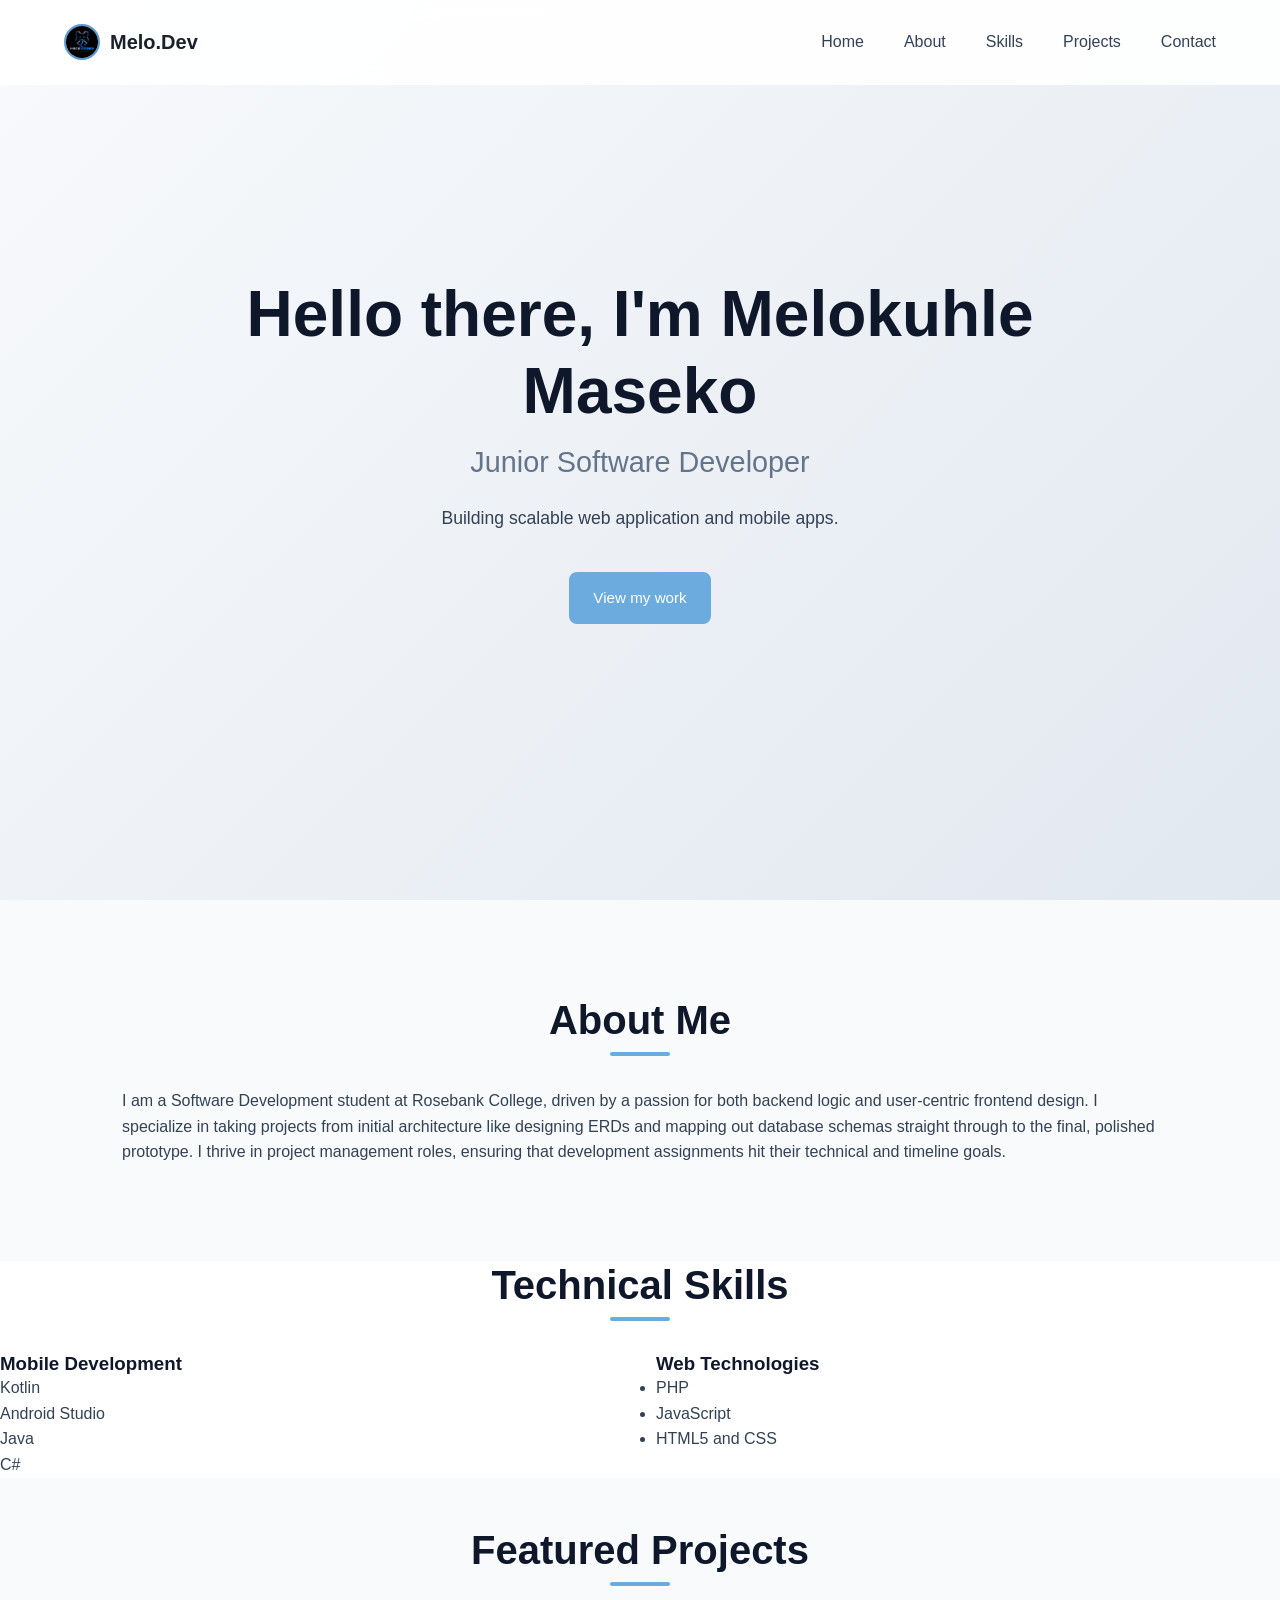
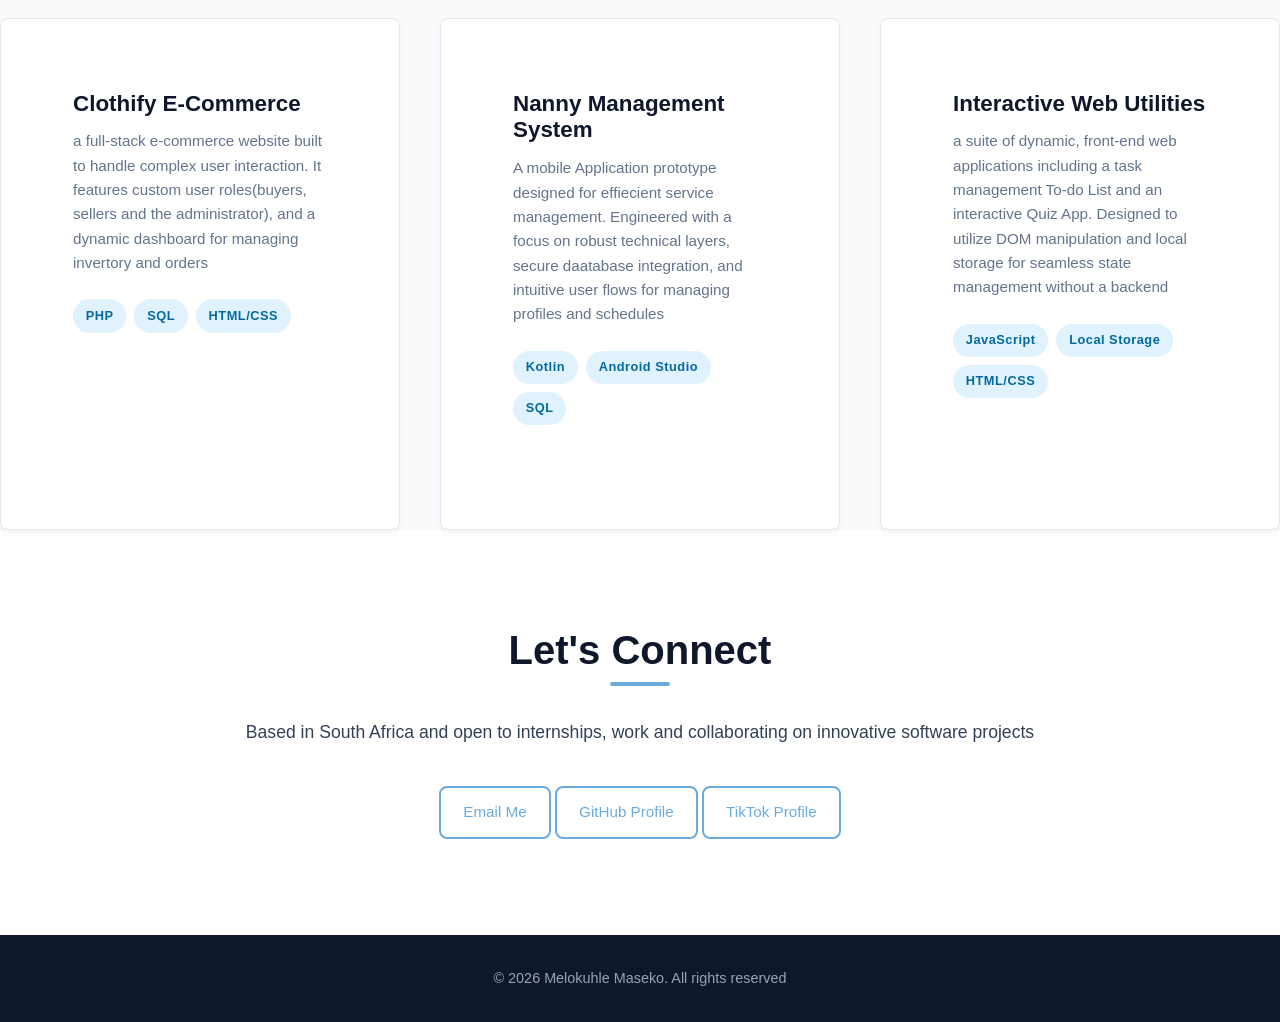
<file: index.html>
<!DOCTYPE html>
<html lang="en">

<head>
    <meta charset="UTF-8">
    <meta name="viewport" content="width=device-width, initial-scale=1.0">
    <title>Melokuhle Maseko | My Portfolio</title>
    <link rel="stylesheet" href="style.css">
</head>

<body>

    <nav class="navbar">
        <div class="logo">
            <img src="images/miceLogo.png" alt="Melo.Dev Logo" class="logo-img">
            <span class="logo-text">Melo.Dev</span>
        </div>
        <!-- check box fot the mobile toggle -->
        <input type="checkbox" id="nav-toggle" class="nav-toggle-checkbox">
        <label for="nav-toggle" class="nav-toggle-icon">
            <span></span>
        </label>
        <ul class="nav-links">
            <li><a href="index.html">Home</a></li>
            <li><a href="about.html">About</a></li>
            <li><a href="skills.html">Skills</a></li>
            <li><a href="project.html">Projects</a></li>
            <li><a href="contact.html">Contact</a></li>
        </ul>
    </nav>

    <!-- Hero section -->
    <header class="hero" id="home">
        <div class="hero-content">
            <h1>Hello there, I'm Melokuhle Maseko</h1>
            <h2>Junior Software Developer</h2>
            <p>Building scalable web application and mobile apps.</p>
            <a href="#projects" class="btn primary-btn">View my work</a>
        </div>
    </header>

    <!-- about section -->
    <section class="about-section" id="about">
        <div class="section-container">
            <h2>About Me</h2>
            <p>I am a Software Development student at Rosebank College, driven by a passion for both backend logic and
                user-centric frontend design. I specialize in taking projects from initial architecture like designing
                ERDs and mapping out database schemas straight through to the final, polished prototype. I thrive in
                project management roles, ensuring that development assignments hit their technical and timeline goals.
            </p>
        </div>
    </section>

    <!-- skills section -->

    <section class="skills-section" id="skills">
        <div class="skills-container">
            <h2>Technical Skills</h2>
            <div class="skills-grid">
                <div class="skills-category">
                    <h3>Mobile Development</h3>
                    <ul>
                        <li>Kotlin</li>
                        <li>Android Studio</li>
                        <li>Java</li>
                        <li>C#</li>
                    </ul>
                </div>
                <div class="skills-category">
                    <h3>Web Technologies</h3>
                    <ul>
                        <li>PHP</li>
                        <li>JavaScript</li>
                        <li>HTML5 and CSS</li>
                    </ul>
                </div>
            </div>
        </div>
    </section>

    <!-- Projects Section -->
    <section class="projects-section" id="projects">
        <div class="projects-container">
            <h2>Featured Projects</h2>

            <div class="project-grid">
                <!-- Project 1 -->
                <article class="project-card">
                    <div class="project-info">
                        <h3>Clothify E-Commerce</h3>
                        <p>a full-stack e-commerce website built to handle complex user interaction. It features custom
                            user roles(buyers, sellers and the administrator), and a dynamic dashboard for managing
                            invertory and orders</p>

                        <div class="tech-stack">
                            <span>PHP</span>
                            <span>SQL</span>
                            <span>HTML/CSS</span>
                        </div>
                    </div>
                </article>

                <!-- Project 2 -->
                <article class="project-card">
                    <div class="project-info">
                        <h3>Nanny Management System</h3>
                        <p>A mobile Application prototype designed for effiecient service management. Engineered with a
                            focus on robust technical layers, secure daatabase integration, and intuitive user flows for
                            managing profiles and schedules</p>
                        <div class="tech-stack">
                            <span>Kotlin</span>
                            <span>Android Studio</span>
                            <span>SQL</span>
                        </div>
                    </div>
                </article>

                <!-- Project 3 -->
                <article class="project-card">
                    <div class="project-info">
                        <h3>Interactive Web Utilities</h3>
                        <p>a suite of dynamic, front-end web applications including a task management To-do List and an
                            interactive Quiz App. Designed to utilize DOM manipulation and local storage for seamless
                            state management without a backend</p>

                        <div class="tech-stack">
                            <span>JavaScript</span>
                            <span>Local Storage</span>
                            <span>HTML/CSS</span>
                        </div>
                    </div>
                </article>
            </div>
        </div>
    </section>

    <!-- Contact section -->
    <section class="contact-section" id="contact">
        <div class="section-container">
            <h2>Let's Connect</h2>
            <p>Based in South Africa and open to internships, work and collaborating on innovative software projects</p>
            <div class="contact-links">
                <a href="mailto:melokuhle@gmail.com" class="btn outline-btn">Email Me</a>
                <a href="https://github.com/MiceCodes" class="btn outline-btn">GitHub Profile</a>
                <a href="https://tiktok.com/@micecode" class="btn outline-btn">TikTok Profile</a>
            </div>
        </div>
    </section>

    <footer>
        <p>&copy; 2026 Melokuhle Maseko. All rights reserved</p>
    </footer>

    <script src="script.js"></script>
</body>

</html>
</file>
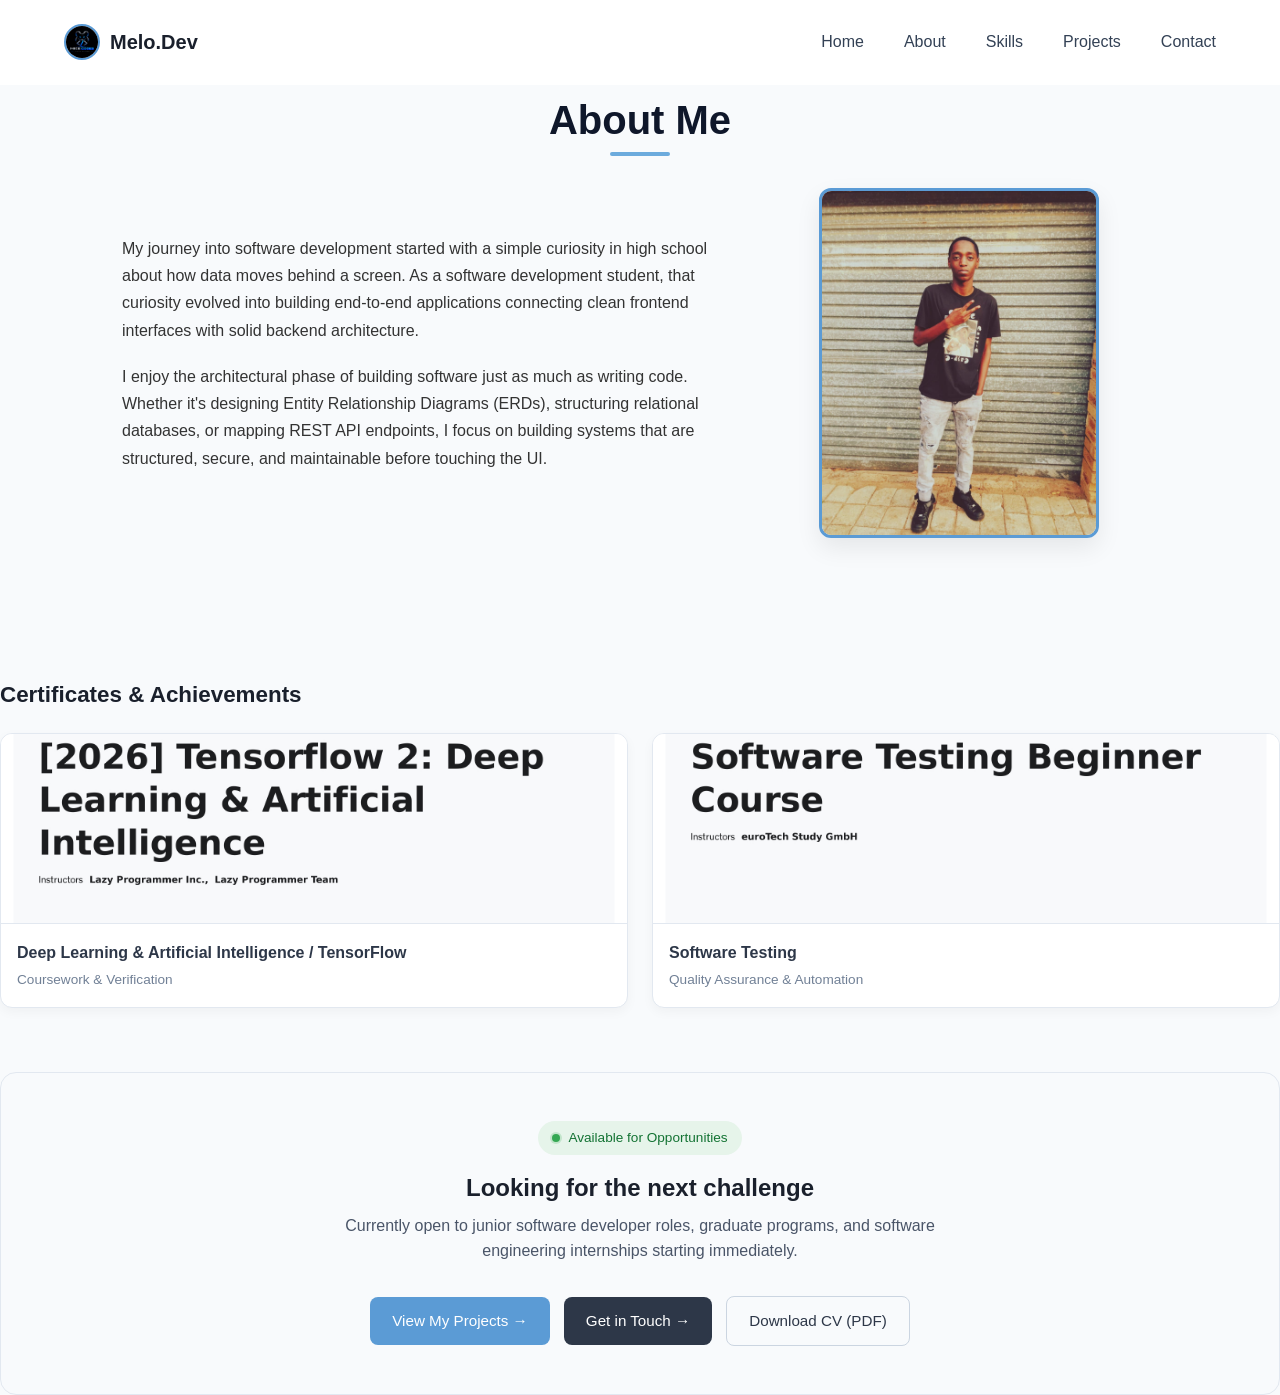
<file: about.html>
<!DOCTYPE html>
<html lang="en">

<head>
    <meta charset="UTF-8">
    <meta name="viewport" content="width=device-width, initial-scale=1.0">
    <title>Melokuhle Maseko | About Me</title>
    <link rel="stylesheet" href="style.css">
</head>

<body>
    <!-- navigation bar -->
    <nav class="navbar">
        <div class="logo">
            <img src="images/miceLogo.png" alt="Melo.Dev Logo" class="logo-img">
            <span class="logo-text">Melo.Dev</span>
        </div>
        <!-- check box fot the mobile toggle -->
        <input type="checkbox" id="nav-toggle" class="nav-toggle-checkbox">
        <label for="nav-toggle" class="nav-toggle-icon">
            <span></span>
        </label>
        <ul class="nav-links">
            <li><a href="index.html">Home</a></li>
            <li><a href="about.html">About</a></li>
            <li><a href="skills.html">Skills</a></li>
            <li><a href="project.html">Projects</a></li>
            <li><a href="contact.html">Contact</a></li>
        </ul>
    </nav>

    <!-- about section -->
    <section class="about-section" id="myjourney">
        <div class="section-container">
            <h2>About Me</h2>

            <!-- Side-by-side flex wrapper -->
            <div class="about-content">
                <div class="about-text">
                    <p>My journey into software development started with a simple curiosity in high school about how
                        data moves behind a screen. As a software development student, that curiosity evolved into
                        building end-to-end applications connecting clean frontend interfaces with solid backend
                        architecture.</p>

                    <p>I enjoy the architectural phase of building software just as much as writing code. Whether it's
                        designing Entity Relationship Diagrams (ERDs), structuring relational databases, or mapping REST
                        API endpoints, I focus on building systems that are structured, secure, and maintainable before
                        touching the UI.</p>
                </div>

                <div class="about-image-wrapper">
                    <img src="images/melo.jpeg" alt="Photo of Melokuhle Maseko" class="about-img">
                </div>
            </div>
        </div>
    </section>

    <!-- certificates -->
    <section class="certifications-section">
        <h3>Certificates & Achievements</h3>
        <div class="certificates-grid">
            <div class="certificate-card">
                <div class="cert-img-wrapper">
                    <img src="images/tensorflow.jpg" alt="Deep Learning & AI with TensorFlow Certificate">
                </div>
                <div class="cert-details">
                    <h4>Deep Learning & Artificial Intelligence / TensorFlow</h4>
                    <p>Coursework & Verification</p>
                </div>
            </div>
    
            <div class="certificate-card">
                <div class="cert-img-wrapper">
                    <img src="images/softwareTesting.jpg" alt="Software Testing & Quality Assurance Certificate">
                </div>
                <div class="cert-details">
                    <h4>Software Testing</h4>
                    <p>Quality Assurance & Automation</p>
                </div>
            </div>
        </div>
    </section>

    <!-- Current Status & CTA Section -->
    <div class="about-cta">
        <div class="status-indicator">
            <span class="status-dot"></span>
            <span class="status-text">Available for Opportunities</span>
        </div>
    
        <h3>Looking for the next challenge</h3>
        <p>Currently open to junior software developer roles, graduate programs, and software engineering internships
            starting immediately.</p>
    
        <div class="cta-buttons">
            <a href="project.html" class="btn btn-primary">View My Projects &rarr;</a>
            <a href="contact.html" class="btn btn-secondary">Get in Touch &rarr;</a>
            <a href="MelokuhleCV.pdf" download class="btn btn-outline">Download CV (PDF)</a>
        </div>
    </div>
</body>

</html>
</file>
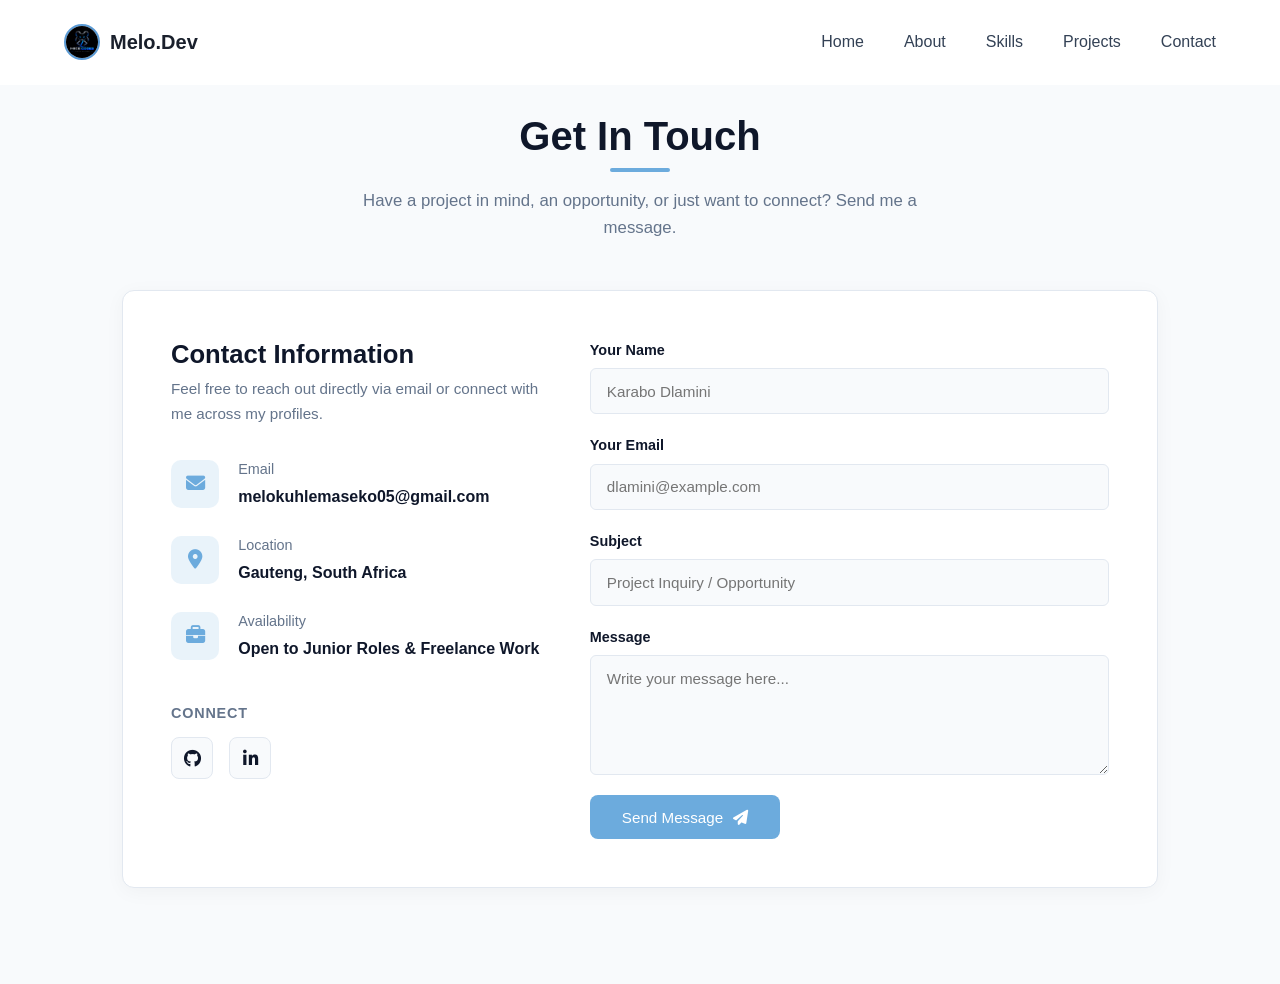
<file: contact.html>
<!DOCTYPE html>
<html lang="en">

<head>
    <meta charset="UTF-8">
    <meta name="viewport" content="width=device-width, initial-scale=1.0">
    <title>Melokuhle Maseko | Contact</title>
    <link rel="stylesheet" href="style.css">
    <link rel="stylesheet" href="https://cdnjs.cloudflare.com/ajax/libs/font-awesome/6.5.1/css/all.min.css">
    
</head>

<body>

    <!-- Navigation -->
    <nav class="navbar">
        <div class="logo">
            <img src="images/miceLogo.png" alt="Melo.Dev Logo" class="logo-img">
            <span class="logo-text">Melo.Dev</span>
        </div>
        <!-- check box fot the mobile toggle -->
        <input type="checkbox" id="nav-toggle" class="nav-toggle-checkbox">
        <label for="nav-toggle" class="nav-toggle-icon">
            <span></span>
        </label>
        <ul class="nav-links">
            <li><a href="index.html">Home</a></li>
            <li><a href="about.html">About</a></li>
            <li><a href="skills.html">Skills</a></li>
            <li><a href="project.html">Projects</a></li>
            <li><a href="contact.html">Contact</a></li>
        </ul>
    </nav>

    <!-- Main Content -->
    <main class="section-container contact-page">
        <h2>Get In Touch</h2>
        <p class="contact-subtitle">Have a project in mind, an opportunity, or just want to connect? Send me a message.
        </p>

        <div class="contact-wrapper">

            <!-- Left Column: Contact Information & Socials -->
            <aside class="contact-info">
                <h3>Contact Information</h3>
                <p class="info-desc">Feel free to reach out directly via email or connect with me across my profiles.
                </p>

                <div class="info-items">
                    <div class="info-item">
                        <div class="icon-box">
                            <i class="fas fa-envelope"></i>
                        </div>
                        <div>
                            <h4>Email</h4>
                            <a href="mailto:melokuhlemaseko05@gmail.com">melokuhlemaseko05@gmail.com</a>
                        </div>
                    </div>

                    <div class="info-item">
                        <div class="icon-box">
                            <i class="fas fa-map-marker-alt"></i>
                        </div>
                        <div>
                            <h4>Location</h4>
                            <p>Gauteng, South Africa</p>
                        </div>
                    </div>

                    <div class="info-item">
                        <div class="icon-box">
                            <i class="fas fa-briefcase"></i>
                        </div>
                        <div>
                            <h4>Availability</h4>
                            <p>Open to Junior Roles & Freelance Work</p>
                        </div>
                    </div>
                </div>

                <div class="social-links-wrapper">
                    <h4>Connect</h4>
                    <div class="social-icons">
                        <a href="https://github.com/MiceCodes" target="_blank" rel="noopener noreferrer"
                            aria-label="GitHub">
                            <i class="fab fa-github"></i>
                        </a>
                        <a href="https://linkedin.com/in/melokuhle-maseko-063a33380" target="_blank" rel="noopener noreferrer"
                            aria-label="LinkedIn">
                            <i class="fab fa-linkedin-in"></i>
                        </a>
                    </div>
                </div>
            </aside>

            <!-- Contact Form -->
            <section class="contact-form-container">
                <form action="https://formspree.io/f/mqpppwzr" method="POST" class="contact-form">

                    <div class="form-group">
                        <label for="name">Your Name</label>
                        <input type="text" id="name" name="name" placeholder="Karabo Dlamini" required>
                    </div>

                    <div class="form-group">
                        <label for="email">Your Email</label>
                        <input type="email" id="email" name="email" placeholder="dlamini@example.com" required>
                    </div>

                    <div class="form-group">
                        <label for="subject">Subject</label>
                        <input type="text" id="subject" name="subject" placeholder="Project Inquiry / Opportunity"
                            required>
                    </div>

                    <div class="form-group">
                        <label for="message">Message</label>
                        <textarea id="message" name="message" rows="5" placeholder="Write your message here..."
                            required></textarea>
                    </div>
                    <div id="form-status" class="status-banner" style="display: none;"></div>

                    <button type="submit" class="btn primary-btn submit-btn">
                        <span>Send Message</span>
                        <i class="fas fa-paper-plane"></i>
                    </button>
                </form>
            </section>

        </div>
    </main>

</body>

</html>
</file>
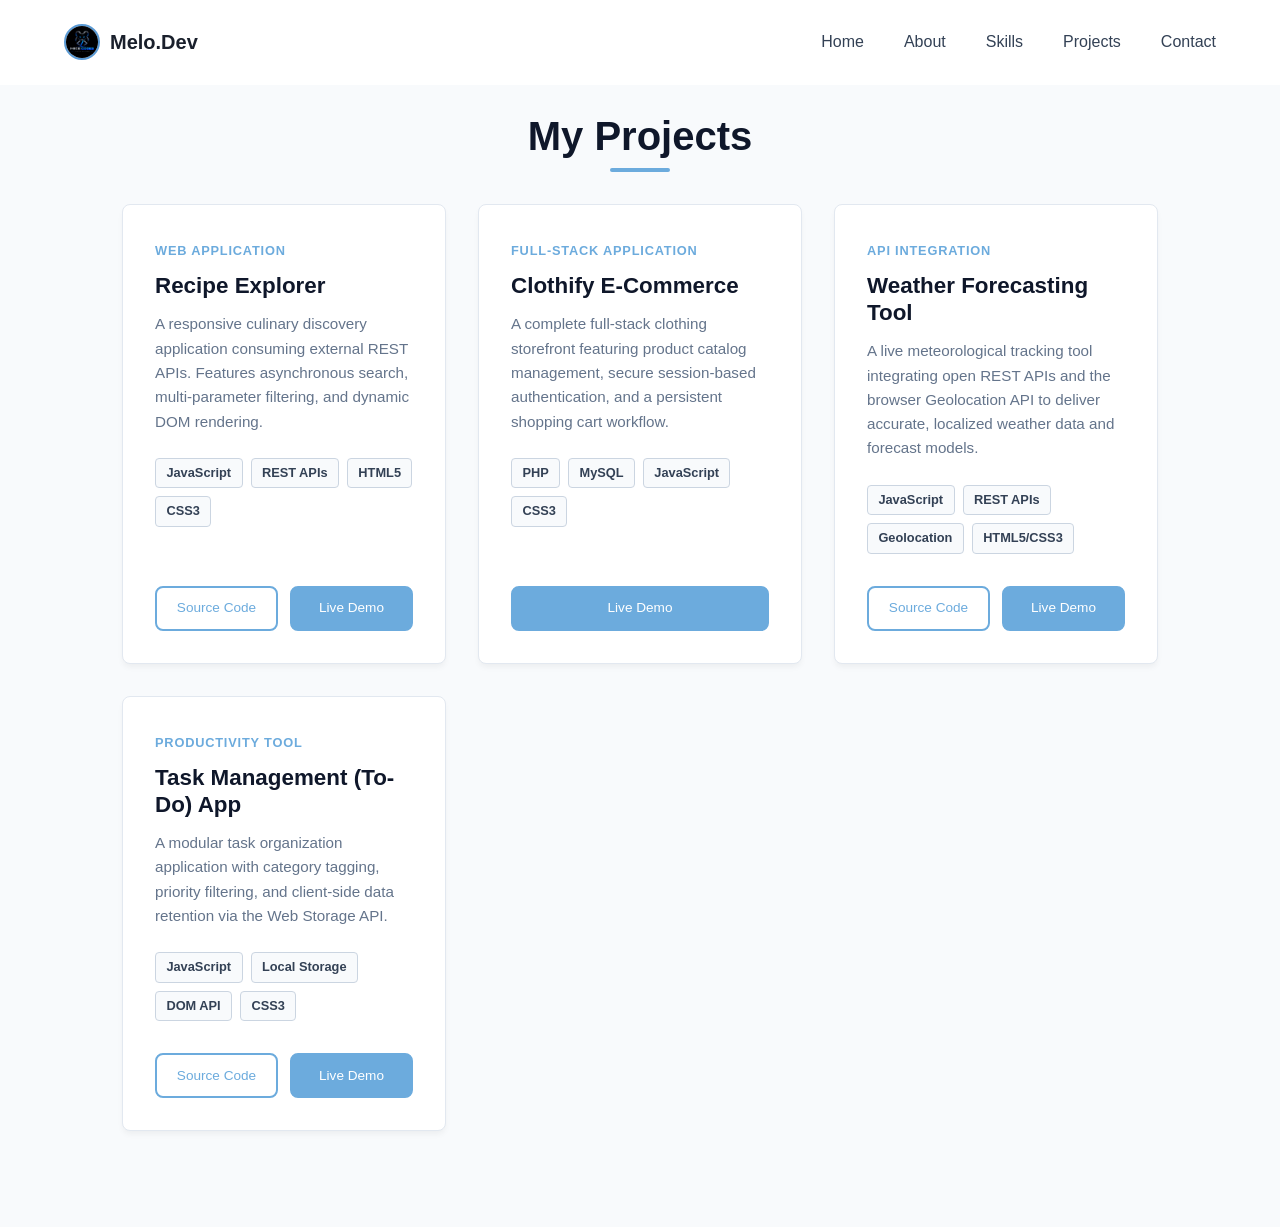
<file: project.html>
<!DOCTYPE html>
<html lang="en">

<head>
    <meta charset="UTF-8">
    <meta name="viewport" content="width=device-width, initial-scale=1.0">
    <title>Melokuhle Maseko | Projects</title>
    <!-- Point to your existing stylesheet -->
    <link rel="stylesheet" href="style.css">
</head>

<body>

    <!-- Navigation -->
    <nav class="navbar">
        <div class="logo">
            <img src="images/miceLogo.png" alt="Melo.Dev Logo" class="logo-img">
            <span class="logo-text">Melo.Dev</span>
        </div>
        <!-- check box fot the mobile toggle -->
        <input type="checkbox" id="nav-toggle" class="nav-toggle-checkbox">
        <label for="nav-toggle" class="nav-toggle-icon">
            <span></span>
        </label>
        <ul class="nav-links">
            <li><a href="index.html">Home</a></li>
            <li><a href="about.html">About</a></li>
            <li><a href="skills.html">Skills</a></li>
            <li><a href="project.html">Projects</a></li>
            <li><a href="contact.html">Contact</a></li>
        </ul>
    </nav>

    <!-- Main Content -->
    <main class="section-container projects-page">
        <h2>My Projects</h2>

        <div class="projects-grid">

            <!-- Project 1: Recipe Explorer -->
            <article class="project-card">
                <div class="card-body">
                    <span class="project-tag">Web Application</span>
                    <h3>Recipe Explorer</h3>
                    <p>
                        A responsive culinary discovery application consuming external REST APIs. Features asynchronous
                        search, multi-parameter filtering, and dynamic DOM rendering.
                    </p>
                    <ul class="tech-stack">
                        <li>JavaScript</li>
                        <li>REST APIs</li>
                        <li>HTML5</li>
                        <li>CSS3</li>
                    </ul>
                </div>
                <div class="card-actions">
                    <a href="https://github.com/MiceCodes/recipe-explorer" target="_blank" rel="noopener noreferrer"
                        class="btn outline-btn">Source Code</a>
                    <a href="videos/recipefinder.mp4" target="_blank" rel="noopener noreferrer" class="btn primary-btn">Live Demo</a>
                </div>
            </article>

            <!-- Project 2: Clothify E-Commerce -->
            <article class="project-card">
                <div class="card-body">
                    <span class="project-tag">Full-Stack Application</span>
                    <h3>Clothify E-Commerce</h3>
                    <p>
                        A complete full-stack clothing storefront featuring product catalog management, secure
                        session-based authentication, and a persistent shopping cart workflow.
                    </p>
                    <ul class="tech-stack">
                        <li>PHP</li>
                        <li>MySQL</li>
                        <li>JavaScript</li>
                        <li>CSS3</li>
                    </ul>
                </div>
                <div class="card-actions">
                    <a href="videos/clothify.mp4" target="_blank" rel="noopener noreferrer" class="btn primary-btn">Live Demo</a>
                </div>
            </article>

            <!-- Project 3: Weather Forecasting -->
            <article class="project-card">
                <div class="card-body">
                    <span class="project-tag">API Integration</span>
                    <h3>Weather Forecasting Tool</h3>
                    <p>
                        A live meteorological tracking tool integrating open REST APIs and the browser Geolocation API
                        to deliver accurate, localized weather data and forecast models.
                    </p>
                    <ul class="tech-stack">
                        <li>JavaScript</li>
                        <li>REST APIs</li>
                        <li>Geolocation</li>
                        <li>HTML5/CSS3</li>
                    </ul>
                </div>
                <div class="card-actions">
                    <a href="https://github.com/MiceCodes/weather" target="_blank" rel="noopener noreferrer"
                        class="btn outline-btn">Source Code</a>
                    <a href="videos/weather.mp4" target="_blank" rel="noopener noreferrer" class="btn primary-btn">Live Demo</a>
                </div>
            </article>

            <!-- Project 4: Task Manager -->
            <article class="project-card">
                <div class="card-body">
                    <span class="project-tag">Productivity Tool</span>
                    <h3>Task Management (To-Do) App</h3>
                    <p>
                        A modular task organization application with category tagging, priority filtering, and
                        client-side data retention via the Web Storage API.
                    </p>
                    <ul class="tech-stack">
                        <li>JavaScript</li>
                        <li>Local Storage</li>
                        <li>DOM API</li>
                        <li>CSS3</li>
                    </ul>
                </div>
                <div class="card-actions">
                    <a href="https://github.com/MiceCodes/to_do_list" target="_blank" rel="noopener noreferrer"
                        class="btn outline-btn">Source Code</a>
                    <a href="videos/to-do-list.mp4" target="_blank" rel="noopener noreferrer" class="btn primary-btn">Live Demo</a>
                </div>
            </article>

        </div>
    </main>

</body>

</html>
</file>
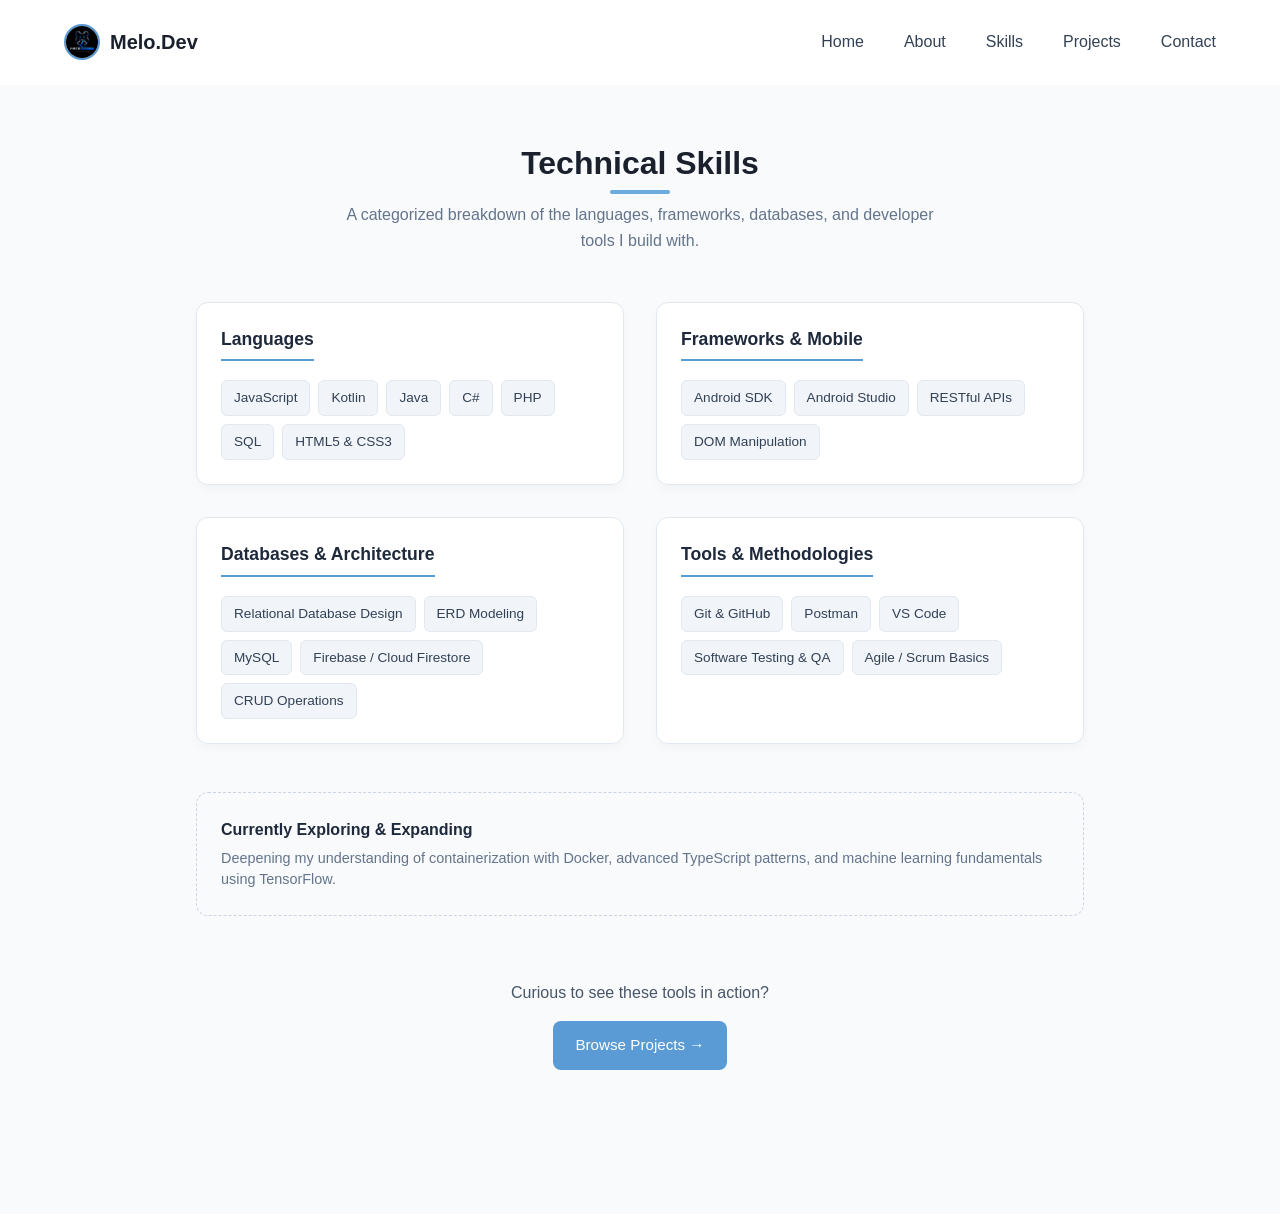
<file: skills.html>
<!DOCTYPE html>
<html lang="en">

<head>
    <meta charset="UTF-8">
    <meta name="viewport" content="width=device-width, initial-scale=1.0">
    <title>Melokuhle Maseko | Technical Skills</title>
    <link rel="stylesheet" href="style.css">
</head>

<body>
    <!-- Navigation Bar -->
    <nav class="navbar">
        <div class="logo">
            <img src="images/miceLogo.png" alt="Melo.Dev Logo" class="logo-img">
            <span class="logo-text">Melo.Dev</span>
        </div>
        <!-- check box fot the mobile toggle -->
        <input type="checkbox" id="nav-toggle" class="nav-toggle-checkbox">
        <label for="nav-toggle" class="nav-toggle-icon">
            <span></span>
        </label>
        <ul class="nav-links">
            <li><a href="index.html">Home</a></li>
            <li><a href="about.html">About</a></li>
            <li><a href="skills.html">Skills</a></li>
            <li><a href="project.html">Projects</a></li>
            <li><a href="contact.html">Contact</a></li>
        </ul>
    </nav>

    <!-- Skills Section -->
    <section class="skills-page">
        <div class="section-container">
            <header class="section-header">
                <h2>Technical Skills</h2>
                <p>A categorized breakdown of the languages, frameworks, databases, and developer tools I build with.
                </p>
            </header>

            <!-- Categorized Skills Grid -->
            <div class="skills-grid">

                <!-- Category 1: Languages -->
                <div class="skill-category-card">
                    <div class="category-header">
                        <h3>Languages</h3>
                    </div>
                    <ul class="skill-tags">
                        <li>JavaScript</li>
                        <li>Kotlin</li>
                        <li>Java</li>
                        <li>C#</li>
                        <li>PHP</li>
                        <li>SQL</li>
                        <li>HTML5 &amp; CSS3</li>
                    </ul>
                </div>

                <!-- Category 2: Frameworks & Libraries -->
                <div class="skill-category-card">
                    <div class="category-header">
                        <h3>Frameworks &amp; Mobile</h3>
                    </div>
                    <ul class="skill-tags">
                        <li>Android SDK</li>
                        <li>Android Studio</li>
                        <li>RESTful APIs</li>
                        <li>DOM Manipulation</li>
                    </ul>
                </div>

                <!-- Category 3: Databases & Architecture -->
                <div class="skill-category-card">
                    <div class="category-header">
                        <h3>Databases &amp; Architecture</h3>
                    </div>
                    <ul class="skill-tags">
                        <li>Relational Database Design</li>
                        <li>ERD Modeling</li>
                        <li>MySQL</li>
                        <li>Firebase / Cloud Firestore</li>
                        <li>CRUD Operations</li>
                    </ul>
                </div>

                <!-- Category 4: Developer Tools & Workflow -->
                <div class="skill-category-card">
                    <div class="category-header">
                        <h3>Tools &amp; Methodologies</h3>
                    </div>
                    <ul class="skill-tags">
                        <li>Git &amp; GitHub</li>
                        <li>Postman</li>
                        <li>VS Code</li>
                        <li>Software Testing &amp; QA</li>
                        <li>Agile / Scrum Basics</li>
                    </ul>
                </div>

            </div>

            <!-- "Currently Exploring" Banner -->
            <div class="learning-banner">
                <div class="learning-content">
                    <h4>Currently Exploring &amp; Expanding</h4>
                    <p>Deepening my understanding of containerization with Docker, advanced TypeScript patterns, and machine learning fundamentals using TensorFlow.</p>
                </div>
            </div>

            <!-- Next Step CTA -->
            <div class="skills-cta">
                <p>Curious to see these tools in action?</p>
                <a href="project.html" class="btn btn-primary">Browse Projects &rarr;</a>
            </div>
        </div>
    </section>
</body>

</html>
</file>
<file: style.css>
/* styles.css */

/* --- CSS Variables & Reset --- */
:root {
    --primary-bg: #f8fafc;       /* Light grayish blue background */
    --surface-bg: #ffffff;       /* Pure white for cards */
    --text-main: #334155;        /* Dark slate for main text */
    --text-light: #64748b;       /* Lighter slate for secondary text */
    --accent-color: #6CABDD;     /* Crisp Sky Blue */
    --accent-hover: #5ba4cf;     /* Slightly darker blue for hover states */
    --dark-element: #0f172a;     /* Very dark blue for headings/footer */
    --transition: all 0.3s ease;
}

* {
    margin: 0;
    padding: 0;
    box-sizing: border-box;
}

html {
    scroll-behavior: smooth;
}

body {
    font-family: 'Segoe UI', Roboto, Helvetica, Arial, sans-serif;
    line-height: 1.6;
    color: var(--text-main);
    background-color: var(--primary-bg);
}

/* --- Typography --- */
h1, h2, h3 {
    color: var(--dark-element);
    line-height: 1.2;
}

h2 {
    font-size: 2.5rem;
    margin-bottom: 2rem;
    text-align: center;
    position: relative;
}

h2::after {
    content: '';
    display: block;
    width: 60px;
    height: 4px;
    background: var(--accent-color);
    margin: 0.5rem auto 0;
    border-radius: 2px;
}

.section-container {
    max-width: 1100px;
    margin: 0 auto;
    padding: 6rem 2rem;
}

/* --- Buttons --- */
.btn {
    display: inline-block;
    padding: 0.8rem 1.8rem;
    border-radius: 6px;
    text-decoration: none;
    font-weight: 600;
    transition: var(--transition);
    cursor: pointer;
}

.primary-btn {
    background: var(--accent-color);
    color: #fff;
    border: 2px solid var(--accent-color);
}

.primary-btn:hover {
    background: var(--accent-hover);
    border-color: var(--accent-hover);
    transform: translateY(-2px);
}

.outline-btn {
    background: transparent;
    color: var(--accent-color);
    border: 2px solid var(--accent-color);
}

.outline-btn:hover {
    background: var(--accent-color);
    color: #fff;
}

/* --- Navigation (Flexbox) --- */
.navbar {
    position: fixed;
    top: 0;
    width: 100%;
    background: rgba(255, 255, 255, 0.90);
    backdrop-filter: blur(8px); 
    display: flex;
    justify-content: space-between;
    align-items: center;
    padding: 1.5rem 5%;
    z-index: 1000;
    transition: var(--transition);
    border-bottom: 1px solid transparent;
}

.navbar.scrolled {
    padding: 1rem 5%;
    background: rgba(255, 255, 255, 0.98);
    box-shadow: 0 4px 20px rgba(0, 0, 0, 0.05);
    border-bottom: 1px solid #e2e8f0;
}

/* Container holding the image and text */
.logo {
    display: flex;
    align-items: center;
    /* Vertically centers the image with the text */
    gap: 10px;
    /* Space between the circular image and the name */
    font-size: 1.25rem;
    font-weight: 700;
    color: #1a202c;
    text-decoration: none;
    cursor: pointer;
}

/* Circular logo styling */
.logo-img {
    width: 36px;
    /* Equal width and height are mandatory for a perfect circle */
    height: 36px;
    border-radius: 50%;
    /* Creates the circular cut */
    object-fit: cover;
    /* Prevents the image from squishing */
    border: 2px solid #5b9bd5;
    /* Optional accent ring matching your theme */
    display: block;
}

.nav-links {
    list-style: none;
    display: flex;
    gap: 2.5rem;
}

.nav-links a {
    text-decoration: none;
    color: var(--text-main);
    font-weight: 500;
    transition: var(--transition);
}

.nav-links a:hover {
    color: var(--accent-color);
}

/* --- Hero Section --- */
.hero {
    min-height: 100vh;
    display: flex;
    align-items: center;
    justify-content: center;
    text-align: center;
    padding: 0 2rem;
    background: linear-gradient(135deg, var(--primary-bg) 0%, #e2e8f0 100%);
}

.hero-content {
    max-width: 800px;
    animation: fadeUp 1s ease-out forwards;
}

.hero h1 {
    font-size: clamp(2.5rem, 5vw, 4rem); /* Responsive font size */
    margin-bottom: 1rem;
}

.hero h2 {
    font-size: clamp(1.2rem, 3vw, 1.8rem);
    color: var(--text-light);
    margin-bottom: 1.5rem;
    font-weight: 400;
}

.hero h2::after {
    display: none; 
}

.hero p {
    font-size: 1.1rem;
    margin: 0 auto 2.5rem;
    color: var(--text-main);
}

/* Layout wrapper */
.about-content {
    display: flex;
    align-items: center;
    justify-content: space-between;
    gap: 40px;
    margin-top: 2rem;
}

/* Text container */
.about-text {
    flex: 1.2;
}

.about-text p {
    line-height: 1.7;
    margin-bottom: 1.2rem;
    color: #333;
}

/* Image container and crop settings */
.about-image-wrapper {
    flex: 0.8;
    display: flex;
    justify-content: center;
}

.about-img {
    width: 280px;
    height: 350px;
    /* Sets the cropped frame height */
    object-fit: cover;
    /* Crops and fills the dimensions without stretching */
    object-position: top;
    /* Keeps focus on your face/head */
    border-radius: 12px;
    /* Soft rounded corners */
    box-shadow: 0 10px 25px rgba(0, 0, 0, 0.08);
    /* Border for the image */
    border: 3px solid #5b9bd5;
}


/* Responsive adjustment for mobile screens */
@media (max-width: 768px) {
    .about-content {
        flex-direction: column-reverse;
        /* Places the image on top or under text cleanly */
        text-align: center;
    }

    .about-img {
        width: 220px;
        height: 260px;
    }
}

/* Container & Section */
.certifications-section {
    margin-top: 3rem;
}

.certifications-section h3 {
    font-size: 1.4rem;
    color: #1a202c;
    margin-bottom: 1.5rem;
}

/* Grid Layout */
.certificates-grid {
    display: grid;
    grid-template-columns: repeat(auto-fit, minmax(280px, 1fr));
    gap: 24px;
}

/* Card Container */
.certificate-card {
    background: #ffffff;
    border: 1px solid #e2e8f0;
    border-radius: 12px;
    overflow: hidden;
    box-shadow: 0 4px 12px rgba(0, 0, 0, 0.04);
    transition: transform 0.2s ease, box-shadow 0.2s ease;
}

.certificate-card:hover {
    transform: translateY(-4px);
    box-shadow: 0 10px 20px rgba(0, 0, 0, 0.08);
}

/* Image Wrapper and Image */
.cert-img-wrapper {
    width: 100%;
    height: 190px;
    background-color: #f8fafc;
    border-bottom: 1px solid #e2e8f0;
    overflow: hidden;
    display: flex;
    align-items: center;
    justify-content: center;
}

.cert-img-wrapper img {
    width: 100%;
    height: 100%;
    object-fit: cover;
    /* Keeps it neatly cropped inside the card */
    object-position: center;
    transition: transform 0.3s ease;
}

.certificate-card:hover .cert-img-wrapper img {
    transform: scale(1.02);
}

/* Text Meta Below the Image */
.cert-details {
    padding: 1rem;
}

.cert-details h4 {
    font-size: 1rem;
    font-weight: 600;
    color: #2d3748;
    margin-bottom: 4px;
}

.cert-details p {
    font-size: 0.85rem;
    color: #718096;
    margin: 0;
}

/* About Page Bottom CTA */
.about-cta {
    margin-top: 4rem;
    padding: 3rem 2rem;
    background-color: #f8fafc;
    border: 1px solid #e2e8f0;
    border-radius: 16px;
    text-align: center;
}

/* Pulsing Status Dot */
.status-indicator {
    display: inline-flex;
    align-items: center;
    gap: 8px;
    background: #e6f4ea;
    color: #137333;
    padding: 6px 14px;
    border-radius: 20px;
    font-size: 0.85rem;
    font-weight: 500;
    margin-bottom: 1.2rem;
}

.status-dot {
    width: 8px;
    height: 8px;
    background-color: #34a853;
    border-radius: 50%;
    box-shadow: 0 0 0 2px rgba(52, 168, 83, 0.2);
}

.about-cta h3 {
    font-size: 1.5rem;
    color: #1a202c;
    margin-bottom: 0.6rem;
}

.about-cta p {
    max-width: 600px;
    margin: 0 auto 2rem auto;
    color: #4a5568;
    line-height: 1.6;
}

/* Button Group */
.cta-buttons {
    display: flex;
    justify-content: center;
    align-items: center;
    gap: 14px;
    flex-wrap: wrap;
}

.btn {
    text-decoration: none;
    font-size: 0.95rem;
    font-weight: 500;
    padding: 12px 22px;
    border-radius: 8px;
    transition: all 0.2s ease;
    display: inline-block;
}

/* Primary Button */
.btn-primary {
    background-color: #5b9bd5;
    color: #ffffff;
}

.btn-primary:hover {
    background-color: #4a8ac4;
    transform: translateY(-2px);
}

/* Secondary Button */
.btn-secondary {
    background-color: #2d3748;
    color: #ffffff;
}

.btn-secondary:hover {
    background-color: #1a202c;
    transform: translateY(-2px);
}

/* Outline Button */
.btn-outline {
    background-color: transparent;
    color: #2d3748;
    border: 1px solid #cbd5e1;
}

.btn-outline:hover {
    background-color: #f1f5f9;
    border-color: #94a3b8;
    transform: translateY(-2px);
}

/* Responsive adjustment for small screens */
@media (max-width: 600px) {
    .cta-buttons {
        flex-direction: column;
        width: 100%;
    }

    .btn {
        width: 100%;
    }
}

/* Skills Page Layout */
.skills-page {
    padding: 3rem 1.5rem;
    max-width: 1000px;
    margin: 0 auto;
}

.section-header {
    text-align: center;
    margin-bottom: 3rem;
}

.section-header h2 {
    font-size: 2rem;
    color: #1a202c;
    margin-bottom: 0.5rem;
}

.section-header p {
    color: #64748b;
    font-size: 1rem;
    max-width: 600px;
    margin: 0 auto;
}

/* 4-Card Responsive Grid */
.skills-grid {
    display: grid;
    grid-template-columns: repeat(auto-fit, minmax(220px, 1fr));
    gap: 24px;
    margin-bottom: 3rem;
}

/* Skill Card */
.skill-category-card {
    background: #ffffff;
    border: 1px solid #e2e8f0;
    border-radius: 12px;
    padding: 1.5rem;
    box-shadow: 0 4px 10px rgba(0, 0, 0, 0.03);
    transition: transform 0.2s ease, box-shadow 0.2s ease;
}

.skill-category-card:hover {
    transform: translateY(-3px);
    box-shadow: 0 8px 18px rgba(0, 0, 0, 0.06);
}

.category-header h3 {
    font-size: 1.1rem;
    color: #1e293b;
    margin-bottom: 1.2rem;
    padding-bottom: 0.6rem;
    border-bottom: 2px solid #5b9bd5;
    display: inline-block;
}

/* Badge / Chip Tags */
.skill-tags {
    list-style: none;
    padding: 0;
    margin: 0;
    display: flex;
    flex-wrap: wrap;
    gap: 8px;
}

.skill-tags li {
    background-color: #f1f5f9;
    color: #334155;
    font-size: 0.85rem;
    font-weight: 500;
    padding: 6px 12px;
    border-radius: 6px;
    border: 1px solid #e2e8f0;
}

/* Learning Banner */
.learning-banner {
    display: flex;
    align-items: center;
    gap: 16px;
    background-color: #f8fafc;
    border: 1px dashed #cbd5e1;
    border-radius: 12px;
    padding: 1.5rem;
    margin-bottom: 3rem;
}

.learning-icon {
    font-size: 1.8rem;
}

.learning-content h4 {
    font-size: 1rem;
    color: #1e293b;
    margin-bottom: 0.3rem;
}

.learning-content p {
    font-size: 0.9rem;
    color: #64748b;
    margin: 0;
    line-height: 1.5;
}

/* Bottom CTA */
.skills-cta {
    text-align: center;
    padding-top: 1rem;
}

.skills-cta p {
    color: #475569;
    font-size: 1rem;
    margin-bottom: 1rem;
}

/* Responsive adjustments */
@media (max-width: 600px) {
    .skills-grid {
        grid-template-columns: 1fr;
    }

    .learning-banner {
        flex-direction: column;
        text-align: center;
    }
}

/* --- Skills Section (CSS Grid) --- */
.skills-section {
    background: var(--surface-bg);
}

.skills-grid {
    display: grid;
    grid-template-columns: repeat(auto-fit, minmax(280px, 1fr));
    gap: 2rem;
}

.skill-category {
    padding: 2.5rem;
    background: var(--primary-bg);
    border-radius: 12px;
    border: 1px solid #e2e8f0;
    transition: var(--transition);
}

.skill-category:hover {
    border-color: var(--accent-color);
    box-shadow: 0 10px 15px -3px rgba(0, 0, 0, 0.05);
}

.skill-category h3 {
    margin-bottom: 1.5rem;
    font-size: 1.3rem;
}

.skill-category ul {
    list-style: none;
}

.skill-category li {
    margin-bottom: 0.8rem;
    font-weight: 500;
    display: flex;
    align-items: center;
}

.skill-category li::before {
    content: '▹';
    color: var(--accent-color);
    margin-right: 10px;
    font-size: 1.2rem;
}

/* --- Projects Section (CSS Grid) --- */
.project-grid {
    display: grid;
    grid-template-columns: repeat(auto-fit, minmax(320px, 1fr));
    gap: 2.5rem;
}

.project-card {
    background: var(--surface-bg);
    border-radius: 12px;
    overflow: hidden;
    box-shadow: 0 4px 6px -1px rgba(0, 0, 0, 0.05);
    border: 1px solid #f1f5f9;
    transition: transform 0.3s ease, box-shadow 0.3s ease;
}

.project-card:hover {
    transform: translateY(-8px);
    box-shadow: 0 20px 25px -5px rgba(0, 0, 0, 0.1);
}

.project-info {
    padding: 2.5rem;
}

.project-info h3 {
    margin-bottom: 1rem;
    font-size: 1.4rem;
}

.project-info p {
    margin-bottom: 1.5rem;
    color: var(--text-light);
    font-size: 0.95rem;
}

.tech-stack {
    display: flex;
    flex-wrap: wrap;
    gap: 0.6rem;
}

.tech-stack span {
    background: #e0f2fe; /* Light blue background for tags */
    color: #0369a1;      /* Darker blue text for contrast */
    padding: 0.4rem 0.8rem;
    border-radius: 20px;
    font-size: 0.8rem;
    font-weight: 600;
    letter-spacing: 0.5px;
}
/* --- Projects Grid & Cards --- */
.projects-page {
    /* Accounts for the fixed navbar height */
    padding-top: 7rem;
}

.projects-grid {
    display: grid;
    grid-template-columns: repeat(auto-fit, minmax(300px, 1fr));
    gap: 2rem;
    margin-top: 2rem;
}

.project-card {
    background-color: var(--surface-bg);
    border: 1px solid #e2e8f0;
    border-radius: 8px;
    padding: 2rem;
    display: flex;
    flex-direction: column;
    justify-content: space-between;
    box-shadow: 0 4px 6px -1px rgba(0, 0, 0, 0.05);
    transition: var(--transition);
}

.project-card:hover {
    transform: translateY(-5px);
    box-shadow: 0 12px 24px -5px rgba(0, 0, 0, 0.1);
    border-color: var(--accent-color);
}

.project-tag {
    display: inline-block;
    font-size: 0.8rem;
    font-weight: 700;
    text-transform: uppercase;
    letter-spacing: 0.8px;
    color: var(--accent-color);
    margin-bottom: 0.75rem;
}

.project-card h3 {
    font-size: 1.4rem;
    margin-bottom: 0.75rem;
}

.project-card p {
    color: var(--text-light);
    font-size: 0.95rem;
    margin-bottom: 1.5rem;
}

/* Tech Badges */
.tech-stack {
    list-style: none;
    display: flex;
    flex-wrap: wrap;
    gap: 0.5rem;
    margin-bottom: 2rem;
    padding: 0;
}

.tech-stack li {
    background-color: var(--primary-bg);
    border: 1px solid #cbd5e1;
    color: var(--text-main);
    font-size: 0.8rem;
    font-weight: 600;
    padding: 0.25rem 0.65rem;
    border-radius: 4px;
}

/* Card Button Layout */
.card-actions {
    display: flex;
    gap: 0.75rem;
}

.card-actions .btn {
    flex: 1;
    text-align: center;
    padding: 0.6rem 1rem;
    font-size: 0.85rem;
}

/* --- Contact Section & Footer --- */
.contact-section {
    text-align: center;
    background: var(--surface-bg);
}

.contact-section p {
    margin-bottom: 2.5rem;
    font-size: 1.1rem;
}
/* --- Contact Page Styles --- */
.contact-page {
    padding-top: 7rem;
}

.contact-subtitle {
    text-align: center;
    color: var(--text-light);
    max-width: 600px;
    margin: -1rem auto 3rem;
    font-size: 1.05rem;
}

.contact-wrapper {
    display: grid;
    grid-template-columns: 1fr 1.4fr;
    gap: 3rem;
    background-color: var(--surface-bg);
    border: 1px solid #e2e8f0;
    border-radius: 12px;
    padding: 3rem;
    box-shadow: 0 4px 20px rgba(0, 0, 0, 0.04);
}

/* Contact Information (Left Column) */
.contact-info h3 {
    font-size: 1.6rem;
    margin-bottom: 0.5rem;
}

.info-desc {
    color: var(--text-light);
    margin-bottom: 2rem;
    font-size: 0.95rem;
}

.info-items {
    display: flex;
    flex-direction: column;
    gap: 1.5rem;
    margin-bottom: 2.5rem;
}

.info-item {
    display: flex;
    align-items: center;
    gap: 1.2rem;
}

.icon-box {
    width: 48px;
    height: 48px;
    background: rgba(108, 171, 221, 0.15);
    color: var(--accent-color);
    border-radius: 10px;
    display: flex;
    align-items: center;
    justify-content: center;
    font-size: 1.2rem;
    flex-shrink: 0;
}

.info-item h4 {
    font-size: 0.9rem;
    color: var(--text-light);
    font-weight: 500;
    margin-bottom: 0.2rem;
}

.info-item p,
.info-item a {
    color: var(--dark-element);
    font-weight: 600;
    font-size: 1rem;
    text-decoration: none;
    transition: var(--transition);
}

.info-item a:hover {
    color: var(--accent-color);
}

/* Social Links */
.social-links-wrapper h4 {
    font-size: 0.9rem;
    color: var(--text-light);
    margin-bottom: 0.8rem;
    text-transform: uppercase;
    letter-spacing: 0.8px;
}

.social-icons {
    display: flex;
    gap: 1rem;
}

.social-icons a {
    width: 42px;
    height: 42px;
    background-color: var(--primary-bg);
    border: 1px solid #e2e8f0;
    color: var(--dark-element);
    border-radius: 8px;
    display: flex;
    align-items: center;
    justify-content: center;
    font-size: 1.1rem;
    text-decoration: none;
    transition: var(--transition);
}

.social-icons a:hover {
    background-color: var(--accent-color);
    color: #ffffff;
    border-color: var(--accent-color);
    transform: translateY(-3px);
}

/* Contact Form */
.contact-form {
    display: flex;
    flex-direction: column;
    gap: 1.25rem;
}

.form-group {
    display: flex;
    flex-direction: column;
    gap: 0.4rem;
}

.form-group label {
    font-size: 0.9rem;
    font-weight: 600;
    color: var(--dark-element);
}

.form-group input,
.form-group textarea {
    width: 100%;
    padding: 0.85rem 1rem;
    border: 1.5px solid #e2e8f0;
    border-radius: 6px;
    font-family: inherit;
    font-size: 0.95rem;
    color: var(--text-main);
    background-color: var(--primary-bg);
    transition: var(--transition);
    outline: none;
}

.form-group input:focus,
.form-group textarea:focus {
    border-color: var(--accent-color);
    background-color: #ffffff;
    box-shadow: 0 0 0 3px rgba(108, 171, 221, 0.2);
}

.form-group textarea {
    resize: vertical;
    min-height: 120px;
}
/* --- Form Status Alerts --- */
.status-banner {
    padding: 0.85rem 1rem;
    border-radius: 6px;
    font-size: 0.9rem;
    font-weight: 500;
    line-height: 1.4;
    transition: var(--transition);
}

.status-banner.success {
    background-color: #ecfdf5;
    border: 1px solid #6ee7b7;
    color: #065f46;
}

.status-banner.error {
    background-color: #fef2f2;
    border: 1px solid #fca5a5;
    color: #991b1b;
}

.submit-btn:disabled {
    opacity: 0.7;
    cursor: not-allowed;
    transform: none;
}

.submit-btn {
    align-self: flex-start;
    display: inline-flex;
    align-items: center;
    gap: 0.6rem;
    border: none;
    font-size: 0.95rem;
    padding: 0.85rem 2rem;
}

/* Hide the checkbox and the hamburger icon by default on desktop */
.nav-toggle-checkbox,
.nav-toggle-icon {
    display: none;
}

/* Mobile responsive styles */
@media (max-width: 768px) {

    /* Show the hamburger icon */
    .nav-toggle-icon {
        display: block;
        cursor: pointer;
        padding: 10px;
    }

    /* Create the hamburger lines using a span and pseudo-elements */
    .nav-toggle-icon span,
    .nav-toggle-icon span::before,
    .nav-toggle-icon span::after {
        display: block;
        background: #333;
        width: 25px;
        height: 3px;
        position: relative;
        transition: all 0.3s ease-in-out;
    }

    .nav-toggle-icon span::before {
        content: '';
        position: absolute;
        bottom: 8px;
    }

    .nav-toggle-icon span::after {
        content: '';
        position: absolute;
        top: 8px;
    }

    /* Hide the navigation links by default on mobile */
    .nav-links {
        display: none;
        width: 100%;
        background: #fff;
        position: absolute;
        top: 60px;
        /* Adjust based on your navbar height */
        left: 0;
        flex-direction: column;
        text-align: center;
        box-shadow: 0 5px 10px rgba(0, 0, 0, 0.1);
    }

    .nav-links li {
        margin: 15px 0;
    }

    /* When the checkbox is checked, display the navigation links */
    .nav-toggle-checkbox:checked~.nav-links {
        display: flex;
    }

    /* Animate the hamburger icon into an 'X' when checked */
    .nav-toggle-checkbox:checked~.nav-toggle-icon span {
        background: transparent;
    }

    .nav-toggle-checkbox:checked~.nav-toggle-icon span::before {
        transform: rotate(45deg);
        bottom: 0;
    }

    .nav-toggle-checkbox:checked~.nav-toggle-icon span::after {
        transform: rotate(-45deg);
        top: 0;
    }
}

/* Responsive adjustment for tablets & mobile */
@media (max-width: 820px) {
    .contact-wrapper {
        grid-template-columns: 1fr;
        padding: 2rem 1.5rem;
        gap: 2.5rem;
    }

    .submit-btn {
        width: 100%;
        justify-content: center;
    }
}

footer {
    text-align: center;
    padding: 2rem;
    background: var(--dark-element);
    color: #94a3b8;
    font-size: 0.9rem;
}

/* --- JavaScript Animation Classes --- */
.hidden-card {
    opacity: 0;
    transform: translateY(40px);
    transition: opacity 0.7s ease-out, transform 0.7s ease-out;
}

.fade-in {
    opacity: 1;
    transform: translateY(0);
}

@keyframes fadeUp {
    from {
        opacity: 0;
        transform: translateY(20px);
    }
    to {
        opacity: 1;
        transform: translateY(0);
    }
}

/* --- Responsive Design (Mobile) --- */
@media (max-width: 768px) {
    .nav-links {
        display: none; /* Can be updated to a hamburger menu later */
    }
    
    .section-container {
        padding: 4rem 1.5rem;
    }
    
    .project-grid {
        grid-template-columns: 1fr;
    }
}
</file>
